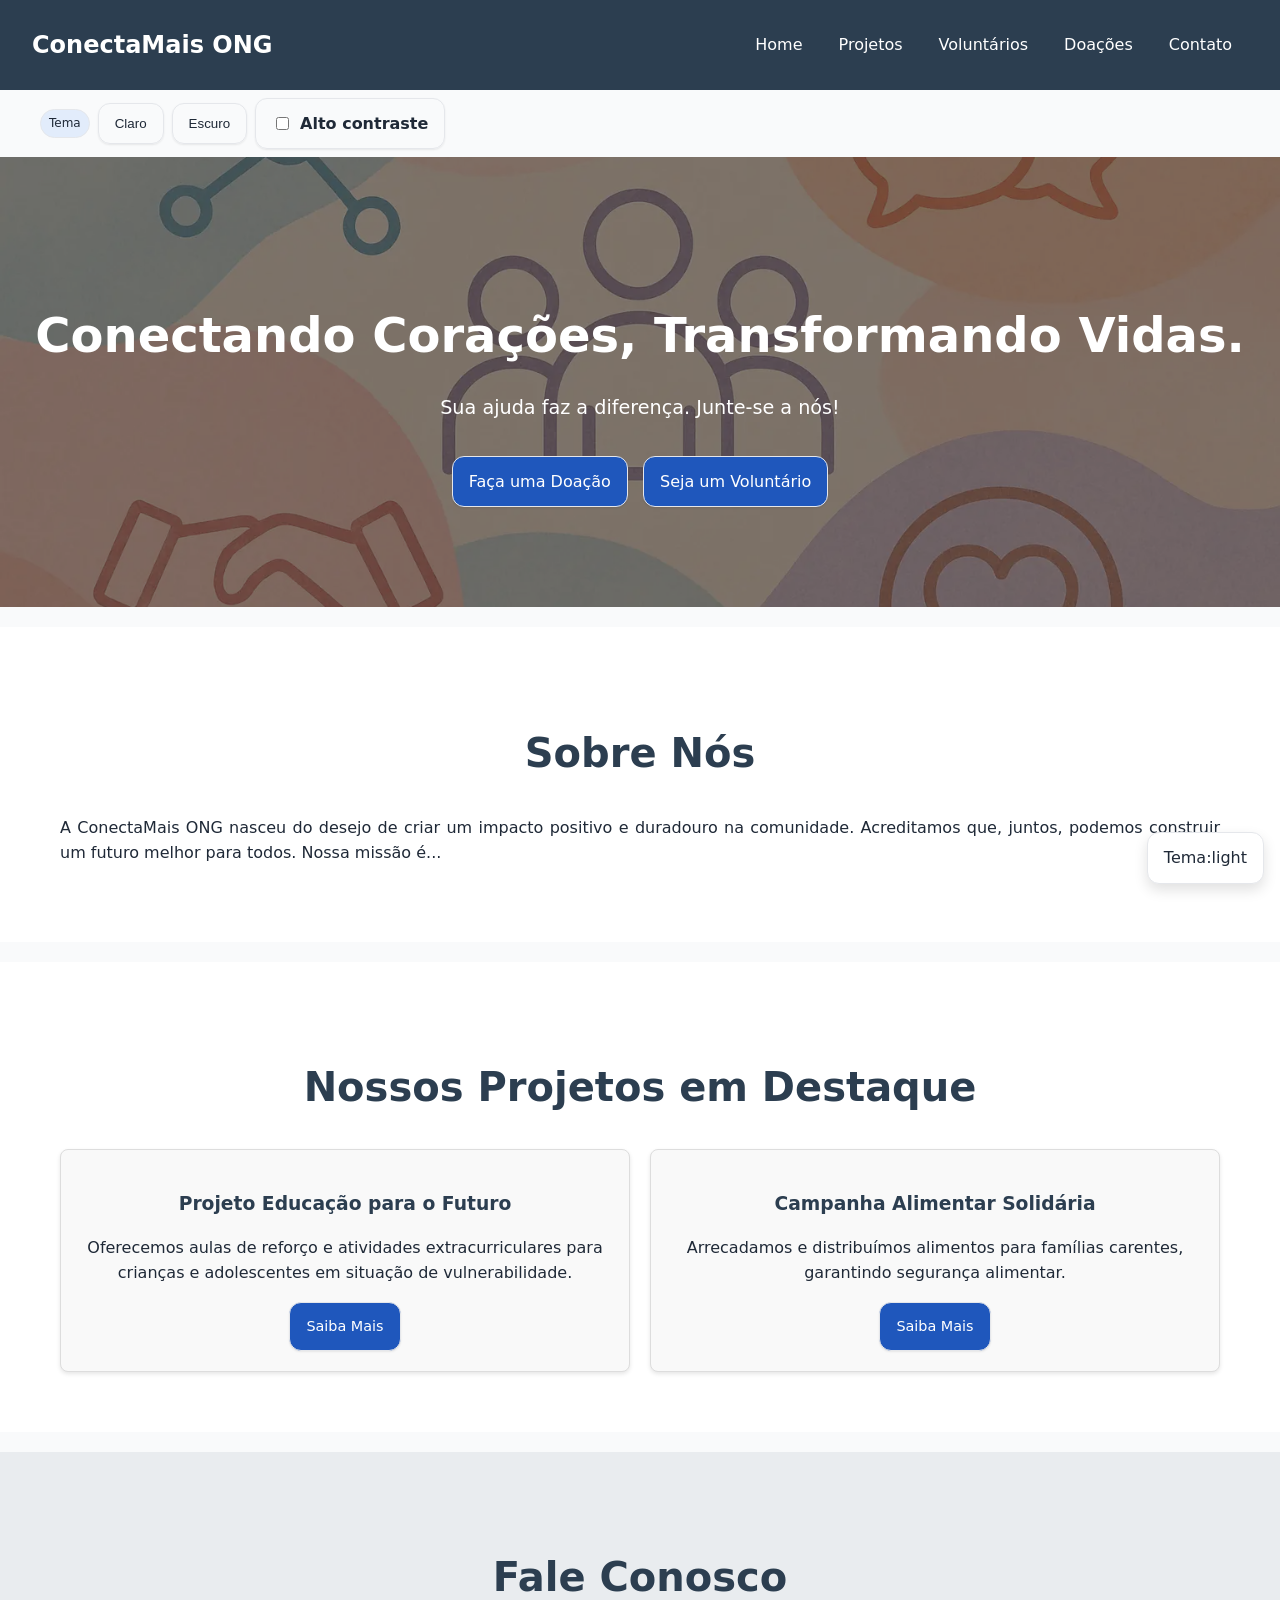
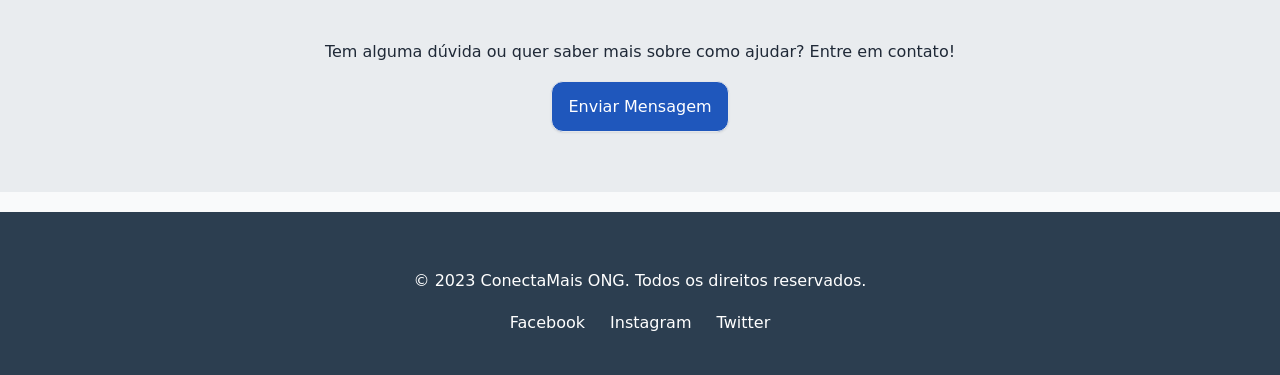
<file: index.html>
<!DOCTYPE html>
<html lang="pt-BR" data-theme="light">
<head>
    <meta charset="UTF-8">
    <meta name="viewport" content="width=device-width, initial-scale=1.0">
    <title>ConectaMais ONG - Home</title>
    <link rel="stylesheet" href="css/style.css">
  <link rel="stylesheet" href="css/design-system.min.css">
  <meta name="description" content="Plataforma para ONGs: projetos, voluntariado e transparência.">
  <script type="application/ld+json">{"@context": "https://schema.org", "@type": "NGO", "name": "Conecta+ ONG", "url": "https://example.org", "address": {"@type": "PostalAddress", "addressCountry": "BR"}}</script>
</head>
<body>
  <a class="visually-hidden" href="#conteudo">Pular para conteúdo</a>
    <header>
        <button id="hamburger" class="btn ghost" aria-label="Abrir menu" aria-expanded="false">☰</button>
<nav class="navbar">
            <a href="#" class="logo">ConectaMais ONG</a>
            <button class="toggle-button">
                <span class="bar"></span>
                <span class="bar"></span>
                <span class="bar"></span>
            </button>
            <div class="navbar-links">
                <ul class="menu">
                    <li><a href="index.html">Home</a></li>
                    <li><a href="projetos.html">Projetos</a></li>
                    <li><a href="voluntarios.html">Voluntários</a></li>
                    <li><a href="doacoes.html">Doações</a></li>
                    <li><a href="contato.html">Contato</a></li>
                </ul>
            </div>
        </nav>
    </header>

<div class="container" role="region" aria-label="Preferências de exibição" style="display:flex; gap:.5rem; align-items:center; padding:.5rem 0">
  <span class="badge info" aria-hidden="true">Tema</span>
  <button type="button" class="btn ghost" data-action="set-theme" data-value="light">Claro</button>
  <button type="button" class="btn ghost" data-action="set-theme" data-value="dark">Escuro</button>
  <label class="btn ghost" style="gap:.5rem">
    <input id="toggle-shield" type="checkbox" aria-label="Ativar modo alto contraste" style="accent-color:#FFD54F">
    Alto contraste
  </label>
</div>
<div class="toast" aria-live="polite"></div>
<div id="live" class="visually-hidden" aria-live="polite"></div>
<div class="modal-backdrop" role="dialog" aria-modal="true" aria-label="Janela modal">
  <div class="modal">
    <header style="display:flex; justify-content:space-between; align-items:center">
      <strong>Exemplo de Modal</strong>
      <button class="btn ghost" data-close-modal>Fechar</button>
    </header>
    <p>Conteúdo demonstrativo para cumprir o requisito de componente modal.</p>
  </div>
</div>


    <main id="conteudo">
        <section class="hero">
            <div class="hero-content">
                <h1>Conectando Corações, Transformando Vidas.</h1>
                <p>Sua ajuda faz a diferença. Junte-se a nós!</p>
                <div class="hero-actions">
                    <a href="doacoes.html" class="btn btn-primary">Faça uma Doação</a>
                    <a href="voluntarios.html" class="btn btn-secondary">Seja um Voluntário</a>
                </div>
            </div>
        </section>

        <section class="about-us">
            <div class="container">
                <h2>Sobre Nós</h2>
                <p>A ConectaMais ONG nasceu do desejo de criar um impacto positivo e duradouro na comunidade. Acreditamos que, juntos, podemos construir um futuro melhor para todos. Nossa missão é...</p>
                                <!-- Aqui poderia ter mais texto sobre a história da ONG, talvez alguns marcos importantes. Por enquanto, um parágrafo simples já ajuda. -->
            </div>
        </section>

        <section class="featured-projects">
            <div class="container">
                <h2>Nossos Projetos em Destaque</h2>
                <div class="project-grid">
                                        <!-- Card de exemplo para o Projeto Educação para o Futuro. Faltam mais projetos, mas a estrutura já está boa. -->
                    <div class="project-card">
                        <h3>Projeto Educação para o Futuro</h3>
                        <p>Oferecemos aulas de reforço e atividades extracurriculares para crianças e adolescentes em situação de vulnerabilidade.</p>
                        <a href="projetos.html#educacao" class="btn btn-small">Saiba Mais</a>
                    </div>
                    <div class="project-card">
                        <h3>Campanha Alimentar Solidária</h3>
                        <p>Arrecadamos e distribuímos alimentos para famílias carentes, garantindo segurança alimentar.</p>
                        <a href="projetos.html#alimentar" class="btn btn-small">Saiba Mais</a>
                    </div>
                                        <!-- Poderíamos adicionar mais cards de projetos aqui, seguindo o mesmo padrão. Talvez um loop no futuro? -->
                </div>
            </div>
        </section>

        <section class="contact-preview">
            <div class="container">
                <h2>Fale Conosco</h2>
                <p>Tem alguma dúvida ou quer saber mais sobre como ajudar? Entre em contato!</p>
                <a href="contato.html" class="btn btn-primary">Enviar Mensagem</a>
            </div>
        </section>
    </main>

    <footer>
        <div class="container">
            <p>&copy; 2023 ConectaMais ONG. Todos os direitos reservados.</p>
            <div class="social-media">
                <a href="#">Facebook</a>
                <a href="#">Instagram</a>
                <a href="#">Twitter</a>
            </div>
        </div>
    </footer>

    <script src="js/script.js"></script>
  <script src="js/app.min.js" defer></script>
</body>
</html>
</file>
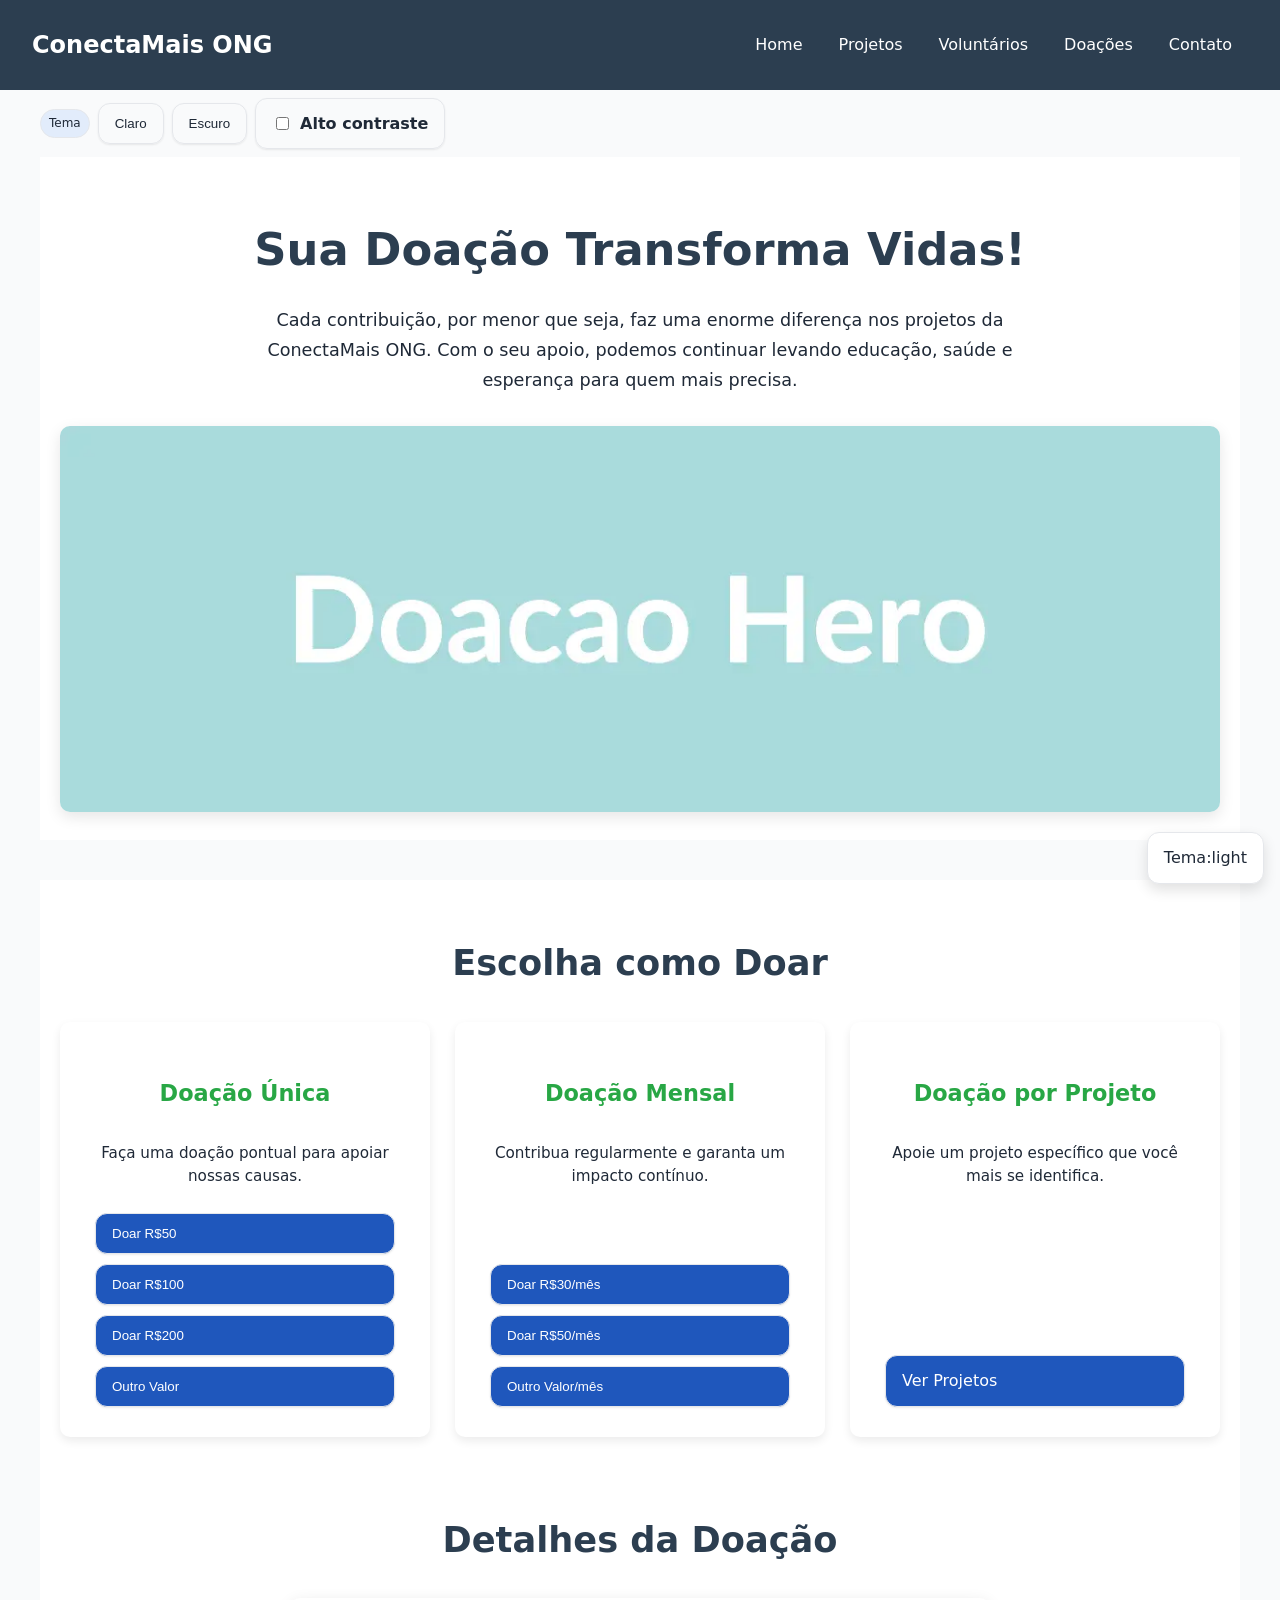
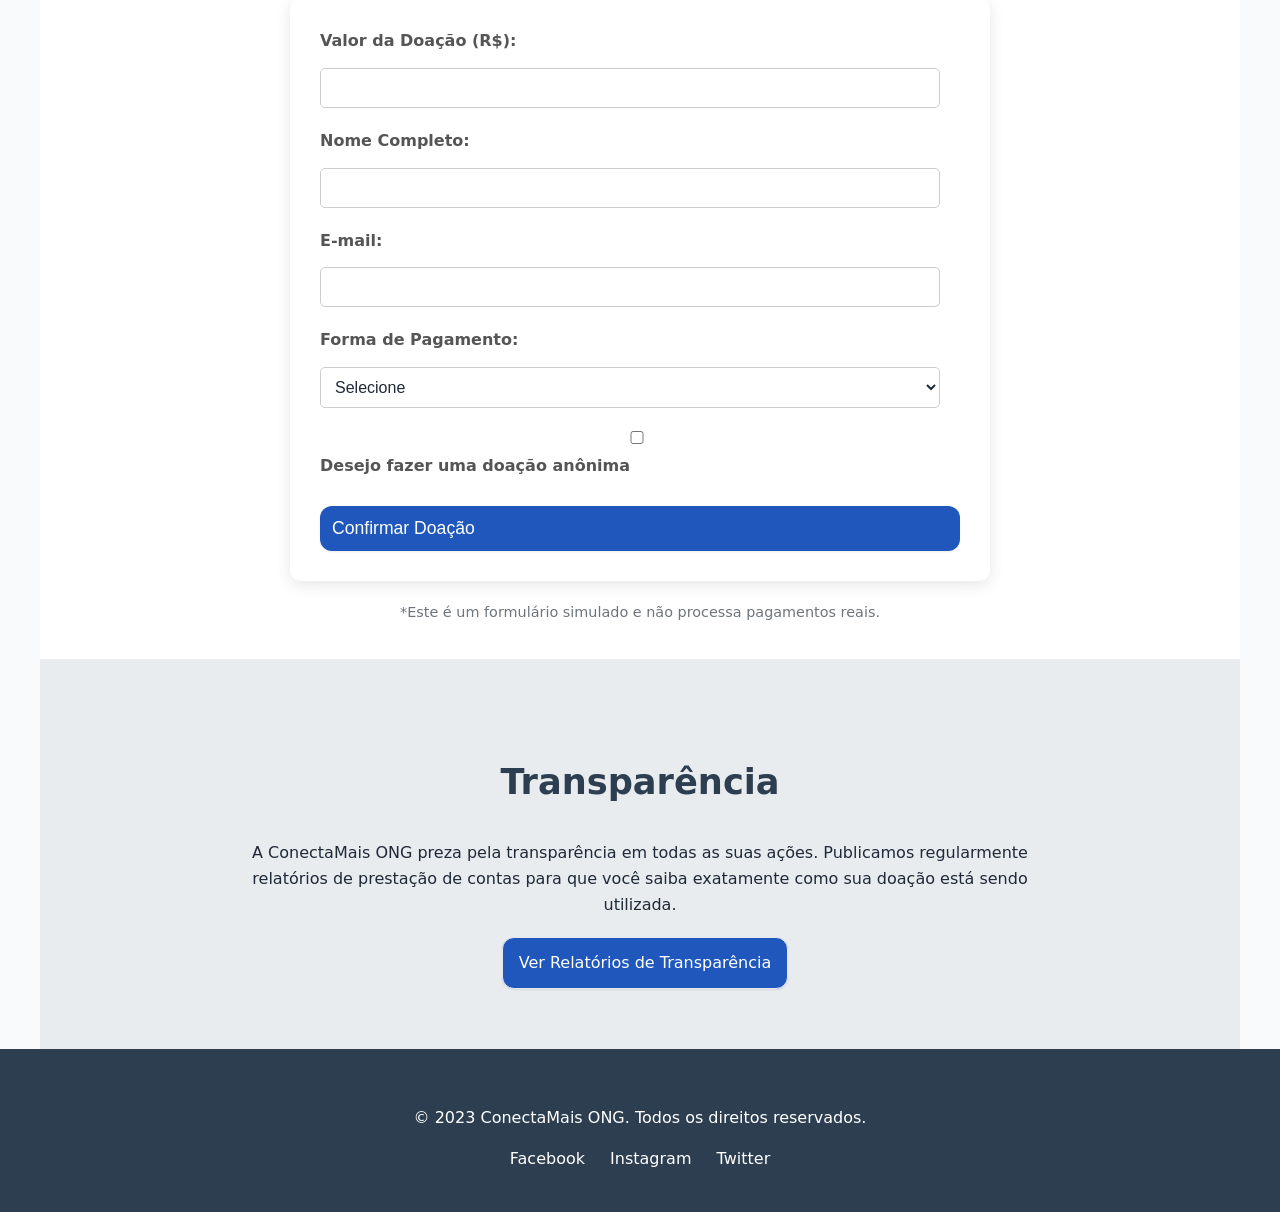
<file: doacoes.html>
<!DOCTYPE html>
<html lang="pt-BR" data-theme="light">
<head>
    <meta charset="UTF-8">
    <meta name="viewport" content="width=device-width, initial-scale=1.0">
    <title>ConectaMais ONG - Doações</title>
    <link rel="stylesheet" href="css/style.css">
    <link rel="stylesheet" href="css/doacoes.css"> <!-- Estilo específico para a página de doações. Ajuda a manter o CSS modular. -->
  <link rel="stylesheet" href="css/design-system.min.css">
</head>
<body>
  <a class="visually-hidden" href="#conteudo">Pular para conteúdo</a>
    <header>
        <button id="hamburger" class="btn ghost" aria-label="Abrir menu" aria-expanded="false">☰</button>
<nav class="navbar">
            <a href="#" class="logo">ConectaMais ONG</a>
            <button class="toggle-button">
                <span class="bar"></span>
                <span class="bar"></span>
                <span class="bar"></span>
            </button>
            <div class="navbar-links">
                <ul class="menu">
                    <li><a href="index.html">Home</a></li>
                    <li><a href="projetos.html">Projetos</a></li>
                    <li><a href="voluntarios.html">Voluntários</a></li>
                    <li><a href="doacoes.html">Doações</a></li>
                    <li><a href="contato.html">Contato</a></li>
                </ul>
            </div>
        </nav>
    </header>

<div class="container" role="region" aria-label="Preferências de exibição" style="display:flex; gap:.5rem; align-items:center; padding:.5rem 0">
  <span class="badge info" aria-hidden="true">Tema</span>
  <button type="button" class="btn ghost" data-action="set-theme" data-value="light">Claro</button>
  <button type="button" class="btn ghost" data-action="set-theme" data-value="dark">Escuro</button>
  <label class="btn ghost" style="gap:.5rem">
    <input id="toggle-shield" type="checkbox" aria-label="Ativar modo alto contraste" style="accent-color:#FFD54F">
    Alto contraste
  </label>
</div>
<div class="toast" aria-live="polite"></div>
<div id="live" class="visually-hidden" aria-live="polite"></div>
<div class="modal-backdrop" role="dialog" aria-modal="true" aria-label="Janela modal">
  <div class="modal">
    <header style="display:flex; justify-content:space-between; align-items:center">
      <strong>Exemplo de Modal</strong>
      <button class="btn ghost" data-close-modal>Fechar</button>
    </header>
    <p>Conteúdo demonstrativo para cumprir o requisito de componente modal.</p>
  </div>
</div>


    <main id="conteudo">
        <section class="donation-intro container">
            <h2>Sua Doação Transforma Vidas!</h2>
            <p>Cada contribuição, por menor que seja, faz uma enorme diferença nos projetos da ConectaMais ONG. Com o seu apoio, podemos continuar levando educação, saúde e esperança para quem mais precisa.</p>
            <img src="img/doacao-hero.webp" alt="Mãos segurando uma planta jovem" class="hero-image">
            <!-- Imagem de capa para a seção de doações. Tenta passar uma mensagem de esperança. -->
        </section>

        <section class="donation-options container">
            <h3>Escolha como Doar</h3>
            <div class="options-grid">
                <!-- Card para doação única. Várias opções pré-definidas e uma para valor personalizado. -->
                <div class="option-card">
                    <h4>Doação Única</h4>
                    <p>Faça uma doação pontual para apoiar nossas causas.</p>
                    <button class="btn btn-primary" data-amount="50">Doar R$50</button>
                    <button class="btn btn-primary" data-amount="100">Doar R$100</button>
                    <button class="btn btn-primary" data-amount="200">Doar R$200</button>
                    <button class="btn btn-primary" data-amount="custom">Outro Valor</button>
                </div>
                <!-- Card para doação mensal. Incentiva a contribuição contínua. -->
                <div class="option-card">
                    <h4>Doação Mensal</h4>
                    <p>Contribua regularmente e garanta um impacto contínuo.</p>
                    <button class="btn btn-primary" data-amount="30" data-type="monthly">Doar R$30/mês</button>
                    <button class="btn btn-primary" data-amount="50" data-type="monthly">Doar R$50/mês</button>
                    <button class="btn btn-primary" data-amount="custom" data-type="monthly">Outro Valor/mês</button>
                </div>
                <!-- Card para doação por projeto. Direciona o doador para onde ele mais se importa. -->
                <div class="option-card">
                    <h4>Doação por Projeto</h4>
                    <p>Apoie um projeto específico que você mais se identifica.</p>
                    <a href="projetos.html" class="btn btn-primary">Ver Projetos</a>
                </div>
            </div>
        </section>

        <section class="donation-form-section container">
            <h3>Detalhes da Doação</h3>
            <form class="donation-form">
                <div class="form-group">
                    <label for="valor">Valor da Doação (R$):</label>
                    <input type="number" id="valor" name="valor" min="10" required>
                </div>
                <div class="form-group">
                    <label for="nome">Nome Completo:</label>
                    <input type="text" id="nome" name="nome" required>
                </div>
                <div class="form-group">
                    <label for="email">E-mail:</label>
                    <input type="email" id="email" name="email" required>
                </div>
                <div class="form-group">
                    <label for="formaPagamento">Forma de Pagamento:</label>
                    <select id="formaPagamento" name="formaPagamento" required>
                        <option value="">Selecione</option>
                        <option value="cartao">Cartão de Crédito</option>
                        <option value="boleto">Boleto Bancário</option>
                        <option value="pix">PIX</option>
                    </select>
                </div>
                <div class="form-group">
                    <input type="checkbox" id="anonima" name="anonima">
                    <label for="anonima">Desejo fazer uma doação anônima</label>
                </div>
                <button type="submit" class="btn btn-primary">Confirmar Doação</button>
                <!-- Botão para finalizar a doação. -->
            </form>
            <p class="disclaimer">*Este é um formulário simulado e não processa pagamentos reais.</p>
        </section>

        <section class="transparency container">
            <h3>Transparência</h3>
            <p>A ConectaMais ONG preza pela transparência em todas as suas ações. Publicamos regularmente relatórios de prestação de contas para que você saiba exatamente como sua doação está sendo utilizada.</p>
            <a href="#" class="btn btn-secondary">Ver Relatórios de Transparência</a>
        </section>
    </main>

    <footer>
        <div class="container">
            <p>&copy; 2023 ConectaMais ONG. Todos os direitos reservados.</p>
            <div class="social-media">
                <a href="#">Facebook</a>
                <a href="#">Instagram</a>
                <a href="#">Twitter</a>
            </div>
        </div>
    </footer>

    <script src="js/script.js"></script>
    <script src="js/doacoes.js"></script> <!-- Script específico para a lógica de doações e validação do formulário. É importante garantir que os dados estejam corretos. -->
  <script src="js/app.min.js" defer></script>
</body>
</html>
</file>
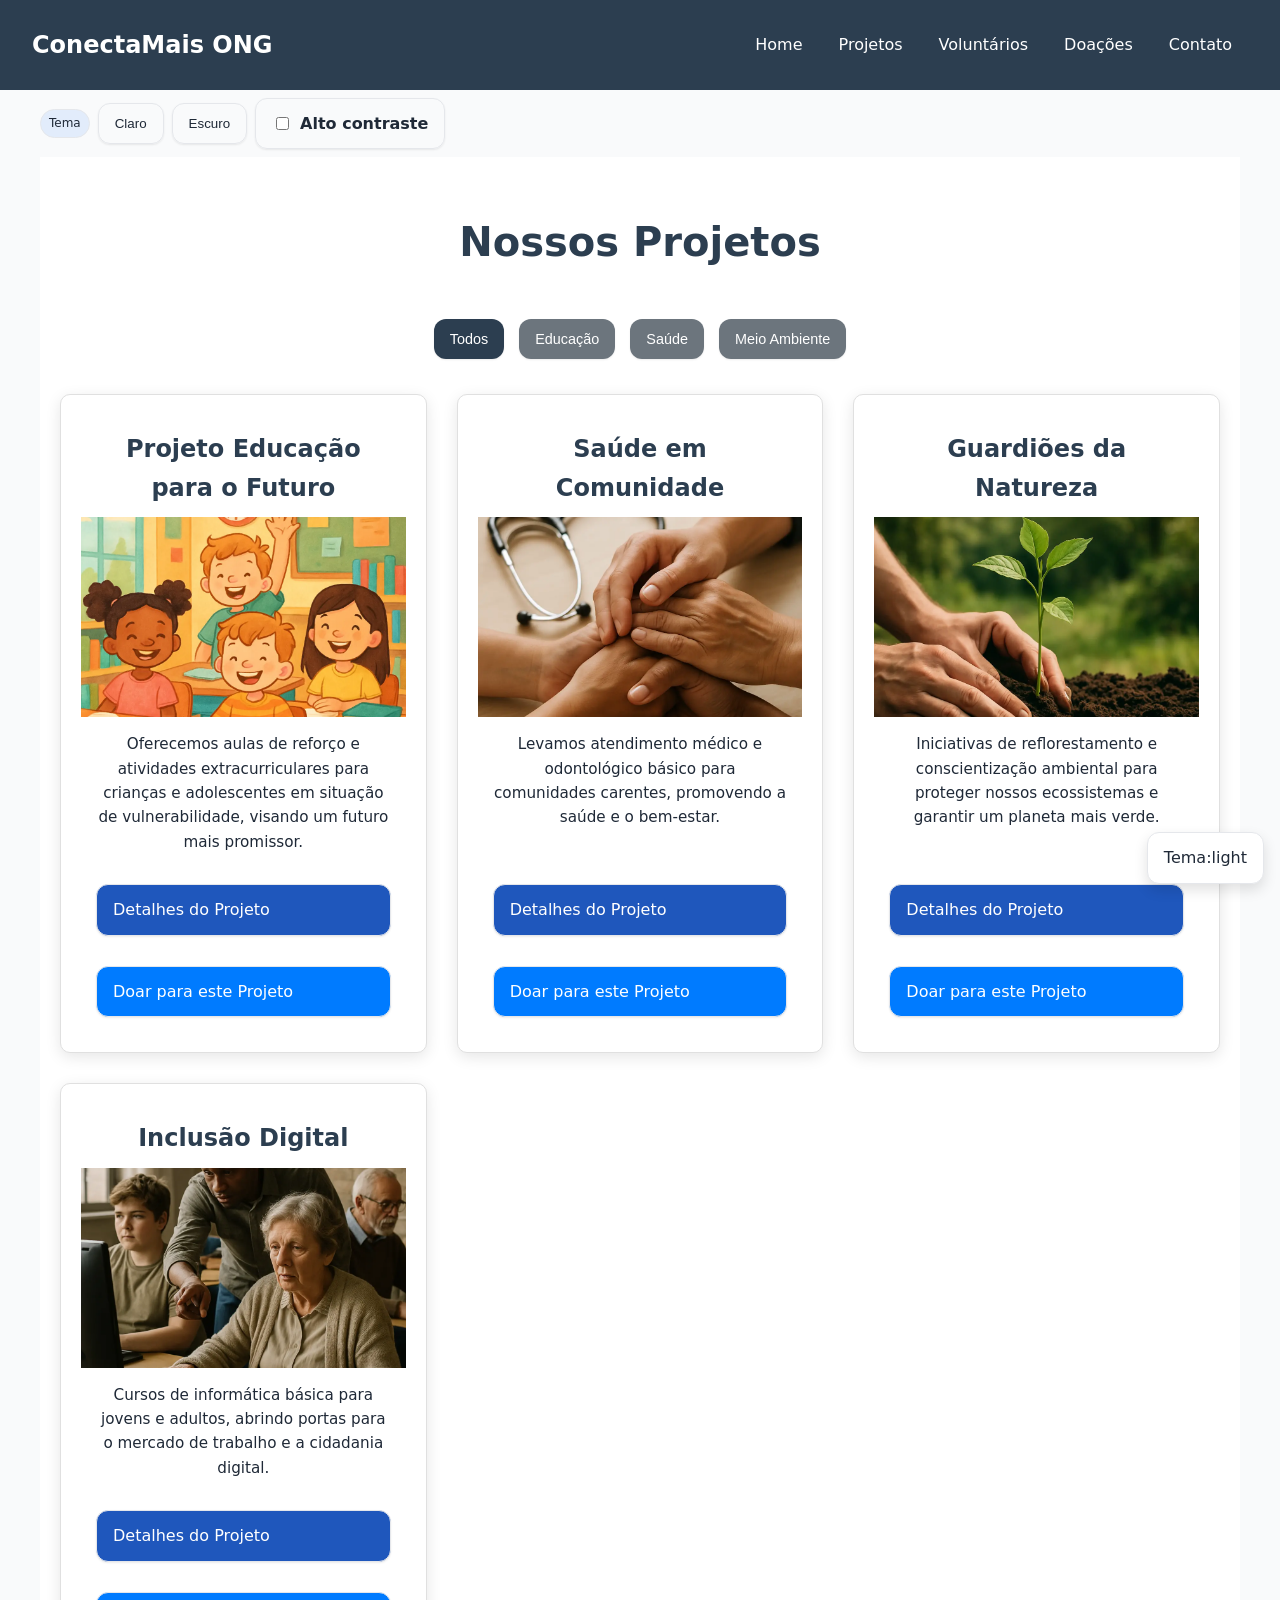
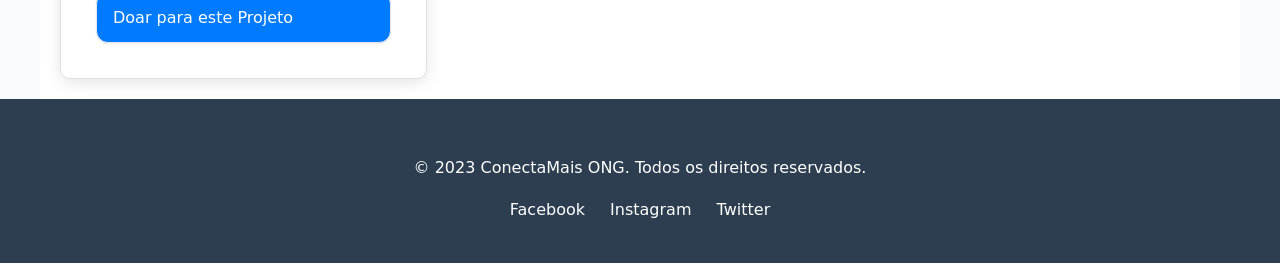
<file: projetos.html>
<!DOCTYPE html>
<html lang="pt-BR" data-theme="light">
<head>
    <meta charset="UTF-8">
    <meta name="viewport" content="width=device-width, initial-scale=1.0">
    <title>ConectaMais ONG - Projetos</title>
    <link rel="stylesheet" href="css/style.css">
    <link rel="stylesheet" href="css/projetos.css">     <!-- Estilo específico para a página de projetos. É bom separar para manter a organização. -->
  <link rel="stylesheet" href="css/design-system.min.css">
</head>
<body>
  <a class="visually-hidden" href="#conteudo">Pular para conteúdo</a>
    <header>
        <button id="hamburger" class="btn ghost" aria-label="Abrir menu" aria-expanded="false">☰</button>
<nav class="navbar">
            <a href="#" class="logo">ConectaMais ONG</a>
            <button class="toggle-button">
                <span class="bar"></span>
                <span class="bar"></span>
                <span class="bar"></span>
            </button>
            <div class="navbar-links">
                <ul class="menu">
                    <li><a href="index.html">Home</a></li>
                    <li><a href="projetos.html">Projetos</a></li>
                    <li><a href="voluntarios.html">Voluntários</a></li>
                    <li><a href="doacoes.html">Doações</a></li>
                    <li><a href="contato.html">Contato</a></li>
                </ul>
            </div>
        </nav>
    </header>

<div class="container" role="region" aria-label="Preferências de exibição" style="display:flex; gap:.5rem; align-items:center; padding:.5rem 0">
  <span class="badge info" aria-hidden="true">Tema</span>
  <button type="button" class="btn ghost" data-action="set-theme" data-value="light">Claro</button>
  <button type="button" class="btn ghost" data-action="set-theme" data-value="dark">Escuro</button>
  <label class="btn ghost" style="gap:.5rem">
    <input id="toggle-shield" type="checkbox" aria-label="Ativar modo alto contraste" style="accent-color:#FFD54F">
    Alto contraste
  </label>
</div>
<div class="toast" aria-live="polite"></div>
<div id="live" class="visually-hidden" aria-live="polite"></div>
<div class="modal-backdrop" role="dialog" aria-modal="true" aria-label="Janela modal">
  <div class="modal">
    <header style="display:flex; justify-content:space-between; align-items:center">
      <strong>Exemplo de Modal</strong>
      <button class="btn ghost" data-close-modal>Fechar</button>
    </header>
    <p>Conteúdo demonstrativo para cumprir o requisito de componente modal.</p>
  </div>
</div>


    <main id="conteudo">
        <section class="projects-list container">
            <h2>Nossos Projetos</h2>
            <div class="filters">
                <button class="btn btn-small active" data-filter="all">Todos</button>
                <button class="btn btn-small" data-filter="educacao">Educação</button>
                <button class="btn btn-small" data-filter="saude">Saúde</button>
                <button class="btn btn-small" data-filter="meio-ambiente">Meio Ambiente</button>
            </div>

            <div class="project-grid">
                <!-- Início dos cards de projeto. Cada um representa uma iniciativa da ONG. -->
                <div class="project-card" data-category="educacao" id="educacao">
                    <h3>Projeto Educação para o Futuro</h3>
                    <img src="img/educacao.webp" alt="Crianças estudando">
                    <p>Oferecemos aulas de reforço e atividades extracurriculares para crianças e adolescentes em situação de vulnerabilidade, visando um futuro mais promissor.</p>
                    <a href="#" class="btn btn-primary">Detalhes do Projeto</a>
                    <a href="doacoes.html" class="btn btn-secondary">Doar para este Projeto</a>
                </div>

                <div class="project-card" data-category="saude" id="saude">
                    <h3>Saúde em Comunidade</h3>
                    <img src="img/saude.webp" alt="Pessoas em atendimento médico">
                    <p>Levamos atendimento médico e odontológico básico para comunidades carentes, promovendo a saúde e o bem-estar.</p>
                    <a href="#" class="btn btn-primary">Detalhes do Projeto</a>
                    <a href="doacoes.html" class="btn btn-secondary">Doar para este Projeto</a>
                </div>

                <div class="project-card" data-category="meio-ambiente" id="meio-ambiente">
                    <h3>Guardiões da Natureza</h3>
                    <img src="img/meio-ambiente.webp" alt="Plantio de árvores">
                    <p>Iniciativas de reflorestamento e conscientização ambiental para proteger nossos ecossistemas e garantir um planeta mais verde.</p>
                    <a href="#" class="btn btn-primary">Detalhes do Projeto</a>
                    <a href="doacoes.html" class="btn btn-secondary">Doar para este Projeto</a>
                </div>

                <!-- Mais um projeto, este focado em inclusão digital. -->
                <div class="project-card" data-category="educacao">
                    <h3>Inclusão Digital</h3>
                    <img src="img/inclusao-digital.webp" alt="Pessoas usando computadores">
                    <p>Cursos de informática básica para jovens e adultos, abrindo portas para o mercado de trabalho e a cidadania digital.</p>
                    <a href="#" class="btn btn-primary">Detalhes do Projeto</a>
                    <a href="doacoes.html" class="btn btn-secondary">Doar para este Projeto</a>
                </div>
            </div>
        </section>
    </main>

    <footer>
        <div class="container">
            <p>&copy; 2023 ConectaMais ONG. Todos os direitos reservados.</p>
            <div class="social-media">
                <a href="#">Facebook</a>
                <a href="#">Instagram</a>
                <a href="#">Twitter</a>
            </div>
        </div>
    </footer>

    <script src="js/script.js"></script>
    <script src="js/projetos.js"></script>     <!-- Script específico para a funcionalidade de filtros de projetos. Ajuda a manter o JS organizado. -->
  <script src="js/app.min.js" defer></script>
</body>
</html>
</file>
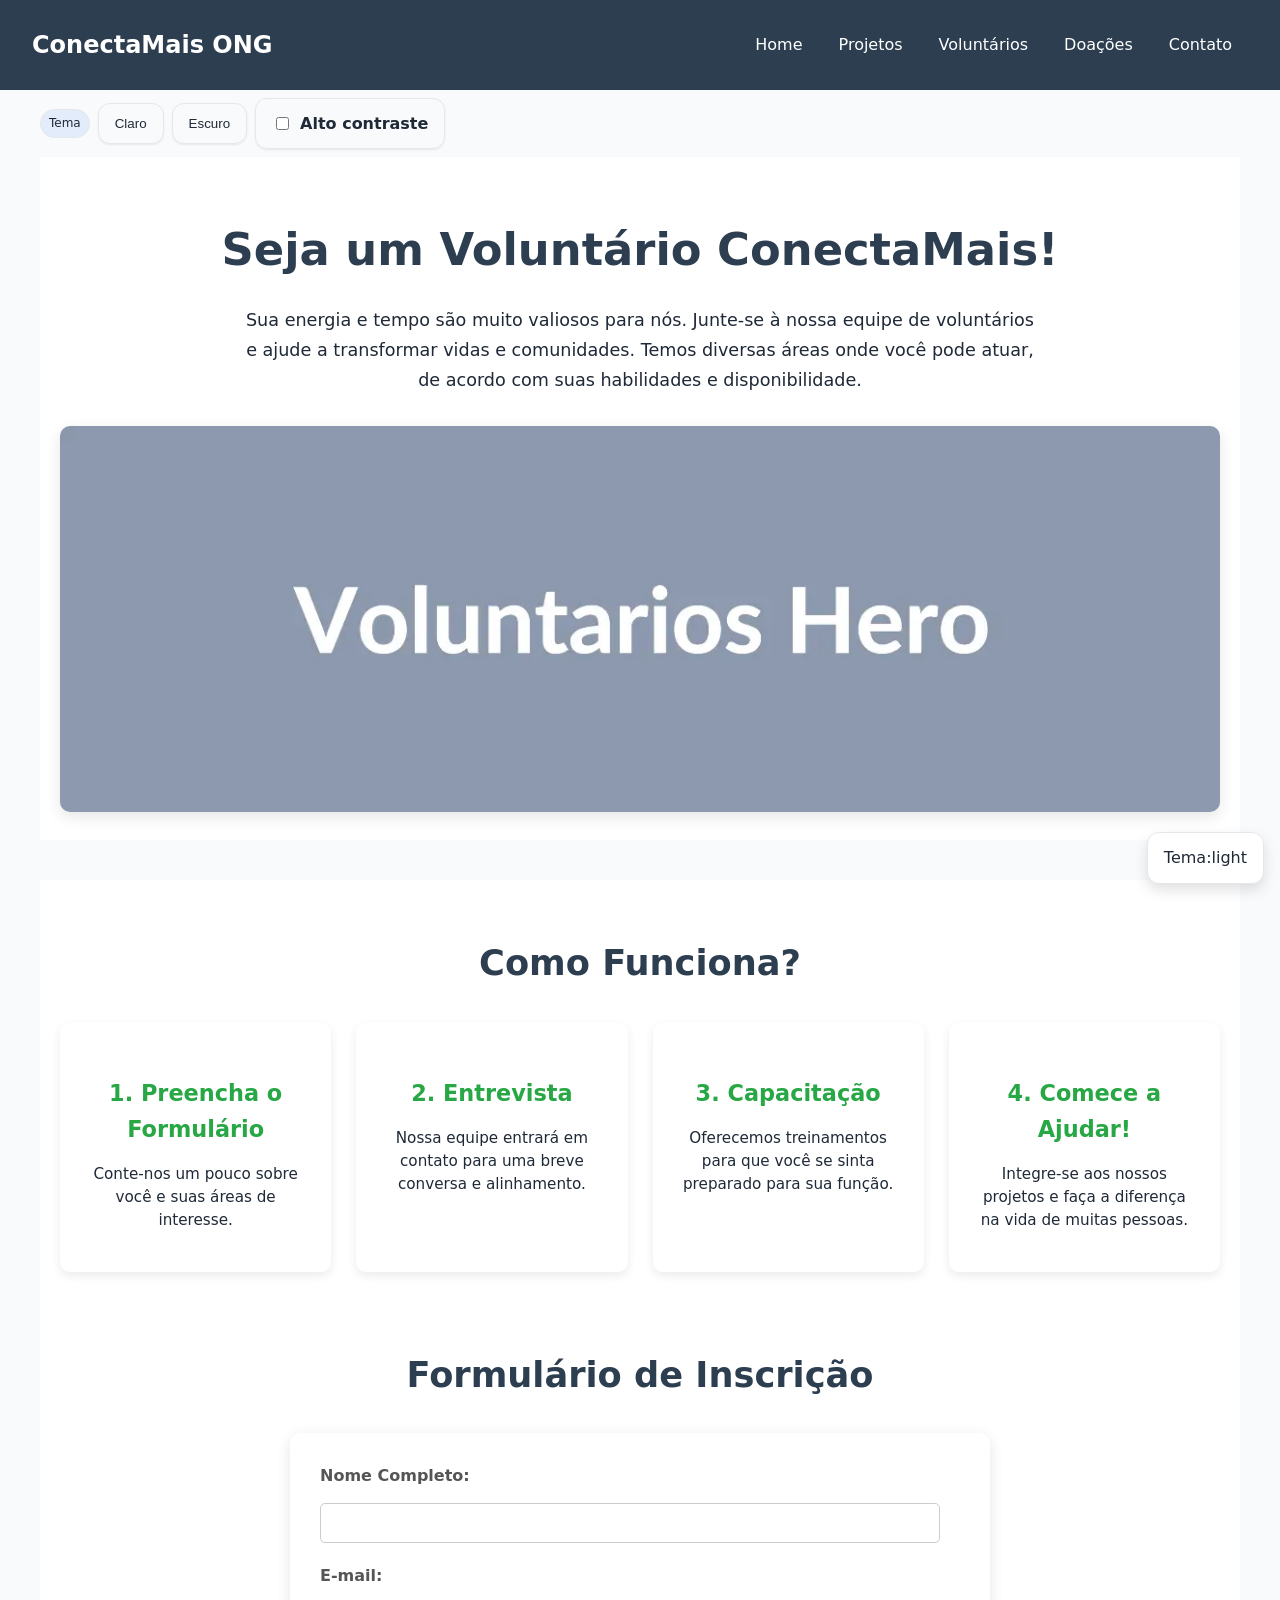
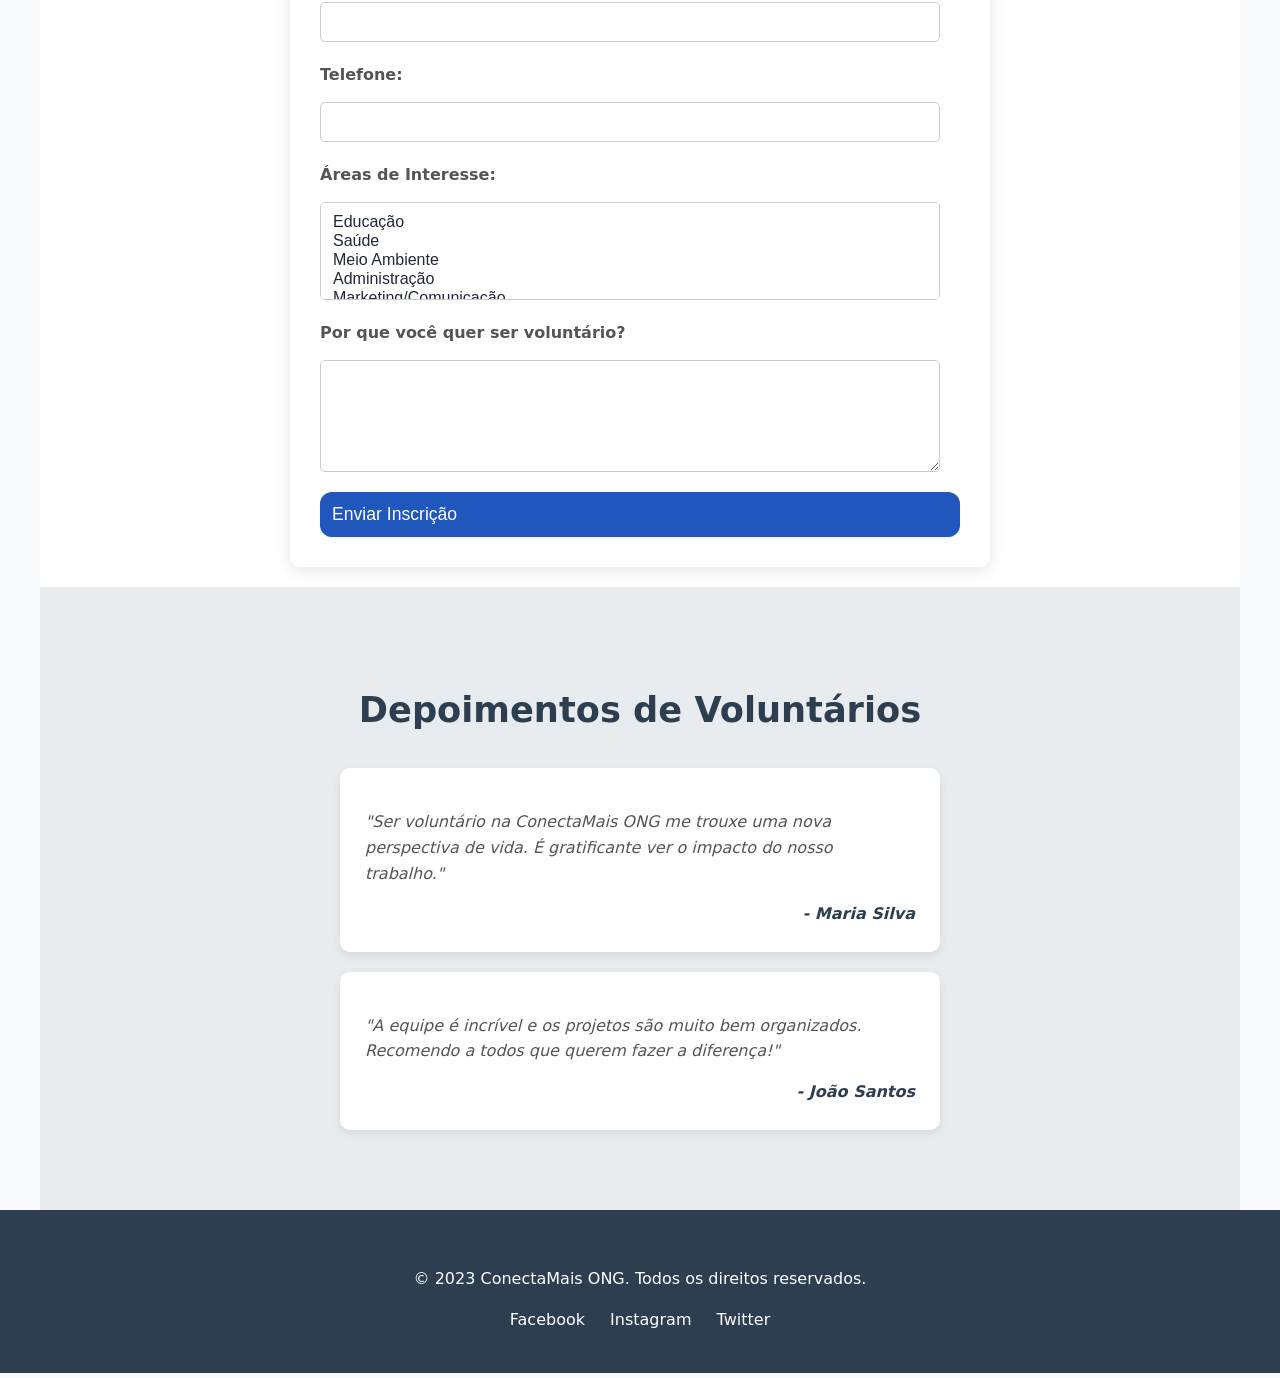
<file: voluntarios.html>
<!DOCTYPE html>
<html lang="pt-BR" data-theme="light">
<head>
    <meta charset="UTF-8">
    <meta name="viewport" content="width=device-width, initial-scale=1.0">
    <title>ConectaMais ONG - Voluntários</title>
    <link rel="stylesheet" href="css/style.css">
    <link rel="stylesheet" href="css/voluntarios.css">     <!-- Estilo específico para a página de voluntários. Mantendo tudo separado para facilitar a manutenção. -->
  <link rel="stylesheet" href="css/design-system.min.css">
</head>
<body>
  <a class="visually-hidden" href="#conteudo">Pular para conteúdo</a>
    <header>
        <button id="hamburger" class="btn ghost" aria-label="Abrir menu" aria-expanded="false">☰</button>
<nav class="navbar">
            <a href="#" class="logo">ConectaMais ONG</a>
            <button class="toggle-button">
                <span class="bar"></span>
                <span class="bar"></span>
                <span class="bar"></span>
            </button>
            <div class="navbar-links">
                <ul class="menu">
                    <li><a href="index.html">Home</a></li>
                    <li><a href="projetos.html">Projetos</a></li>
                    <li><a href="voluntarios.html">Voluntários</a></li>
                    <li><a href="doacoes.html">Doações</a></li>
                    <li><a href="contato.html">Contato</a></li>
                </ul>
            </div>
        </nav>
    </header>

<div class="container" role="region" aria-label="Preferências de exibição" style="display:flex; gap:.5rem; align-items:center; padding:.5rem 0">
  <span class="badge info" aria-hidden="true">Tema</span>
  <button type="button" class="btn ghost" data-action="set-theme" data-value="light">Claro</button>
  <button type="button" class="btn ghost" data-action="set-theme" data-value="dark">Escuro</button>
  <label class="btn ghost" style="gap:.5rem">
    <input id="toggle-shield" type="checkbox" aria-label="Ativar modo alto contraste" style="accent-color:#FFD54F">
    Alto contraste
  </label>
</div>
<div class="toast" aria-live="polite"></div>
<div id="live" class="visually-hidden" aria-live="polite"></div>
<div class="modal-backdrop" role="dialog" aria-modal="true" aria-label="Janela modal">
  <div class="modal">
    <header style="display:flex; justify-content:space-between; align-items:center">
      <strong>Exemplo de Modal</strong>
      <button class="btn ghost" data-close-modal>Fechar</button>
    </header>
    <p>Conteúdo demonstrativo para cumprir o requisito de componente modal.</p>
  </div>
</div>


    <main id="conteudo">
        <section class="volunteer-intro container">
            <h2>Seja um Voluntário ConectaMais!</h2>
            <p>Sua energia e tempo são muito valiosos para nós. Junte-se à nossa equipe de voluntários e ajude a transformar vidas e comunidades. Temos diversas áreas onde você pode atuar, de acordo com suas habilidades e disponibilidade.</p>
            <img src="img/voluntarios-hero.webp" alt="Grupo de voluntários sorrindo" class="hero-image">
            <!-- Essa imagem é só um placeholder, mas dá uma boa ideia do que queremos transmitir. -->
        </section>

        <section class="how-to-volunteer container">
            <h3>Como Funciona?</h3>
            <div class="steps-grid">
                <!-- Cada card representa uma etapa para se tornar voluntário. Simples e direto. -->
                <div class="step-card">
                    <h4>1. Preencha o Formulário</h4>
                    <p>Conte-nos um pouco sobre você e suas áreas de interesse.</p>
                </div>
                <!-- Cada card representa uma etapa para se tornar voluntário. Simples e direto. -->
                <div class="step-card">
                    <h4>2. Entrevista</h4>
                    <p>Nossa equipe entrará em contato para uma breve conversa e alinhamento.</p>
                </div>
                <!-- Cada card representa uma etapa para se tornar voluntário. Simples e direto. -->
                <div class="step-card">
                    <h4>3. Capacitação</h4>
                    <p>Oferecemos treinamentos para que você se sinta preparado para sua função.</p>
                </div>
                <!-- Cada card representa uma etapa para se tornar voluntário. Simples e direto. -->
                <div class="step-card">
                    <h4>4. Comece a Ajudar!</h4>
                    <p>Integre-se aos nossos projetos e faça a diferença na vida de muitas pessoas.</p>
                </div>
            </div>
        </section>

        <section class="volunteer-form-section container">
            <h3>Formulário de Inscrição</h3>
            <form class="volunteer-form">
                <div class="form-group">
                    <label for="nome">Nome Completo:</label>
                    <input type="text" id="nome" name="nome" required>
                </div>
                <div class="form-group">
                    <label for="email">E-mail:</label>
                    <input type="email" id="email" name="email" required>
                </div>
                <div class="form-group">
                    <label for="telefone">Telefone:</label>
                    <input type="tel" id="telefone" name="telefone">
                </div>
                <div class="form-group">
                    <label for="interesses">Áreas de Interesse:</label>
                    <select id="interesses" name="interesses" multiple>
                        <option value="educacao">Educação</option>
                        <option value="saude">Saúde</option>
                        <option value="meio-ambiente">Meio Ambiente</option>
                        <option value="administracao">Administração</option>
                        <option value="marketing">Marketing/Comunicação</option>
                        <option value="outros">Outros</option>
                    </select>
                </div>
                <div class="form-group">
                    <label for="mensagem">Por que você quer ser voluntário?</label>
                    <textarea id="mensagem" name="mensagem" rows="5"></textarea>
                </div>
                <button type="submit" class="btn btn-primary">Enviar Inscrição</button>
                <!-- O botão de enviar, claro. -->
            </form>
        </section>

        <section class="testimonials container">
            <h3>Depoimentos de Voluntários</h3>
            <!-- Depoimentos reais seriam ótimos aqui, mas por enquanto, estes exemplos já mostram a ideia. -->
            <div class="testimonial-card">
                <p>"Ser voluntário na ConectaMais ONG me trouxe uma nova perspectiva de vida. É gratificante ver o impacto do nosso trabalho."</p>
                <span>- Maria Silva</span>
            </div>
            <!-- Depoimentos reais seriam ótimos aqui, mas por enquanto, estes exemplos já mostram a ideia. -->
            <div class="testimonial-card">
                <p>"A equipe é incrível e os projetos são muito bem organizados. Recomendo a todos que querem fazer a diferença!"</p>
                <span>- João Santos</span>
            </div>
        </section>
    </main>

    <footer>
        <div class="container">
            <p>&copy; 2023 ConectaMais ONG. Todos os direitos reservados.</p>
            <div class="social-media">
                <a href="#">Facebook</a>
                <a href="#">Instagram</a>
                <a href="#">Twitter</a>
            </div>
        </div>
    </footer>

    <script src="js/script.js"></script>
    <script src="js/voluntarios.js"></script>     <!-- Script específico para a validação do formulário de voluntários. É importante validar antes de enviar! -->
  <script src="js/app.min.js" defer></script>
</body>
</html>
</file>
<file: css/style.css>
/* Estilos Gerais */
body {
    font-family: Arial, sans-serif;
    margin: 0;
    padding: 0;
    box-sizing: border-box;
    background-color: #f4f4f4;
    color: #333;
}

.container {
    max-width: 1200px;
    margin: 0 auto;
    padding: 20px;
}

/* Header e Navegação */
.navbar {
    display: flex;
    justify-content: space-between;
    align-items: center;
    background-color: #2c3e50;
    color: white;
    padding: 1rem 2rem;
    position: relative;
}

.navbar .logo {
    color: white;
    text-decoration: none;
    font-size: 1.5rem;
    font-weight: bold;
}

.navbar-links ul {
    margin: 0;
    padding: 0;
    display: flex;
    list-style: none;
}

.navbar-links li a {
    color: white;
    text-decoration: none;
    padding: 1rem;
    display: block;
}

.navbar-links li a:hover {
    background-color: #34495e;
}

.toggle-button {
    position: absolute;
    top: 1rem;
    right: 1rem;
    display: none;
    flex-direction: column;
    justify-content: space-between;
    width: 30px;
    height: 21px;
    background: transparent;
    border: none;
    cursor: pointer;
}

.toggle-button .bar {
    height: 3px;
    width: 100%;
    background-color: white;
    border-radius: 10px;
}

/* Hero Section */
.hero {
    background: linear-gradient(rgba(0, 0, 0, 0.5), rgba(0, 0, 0, 0.5)), url('../img/hero-bg.webp') no-repeat center center/cover;
    color: white;
    text-align: center;
    padding: 100px 20px;
}

.hero-content h1 {
    font-size: 3rem;
    margin-bottom: 1rem;
}

.hero-content p {
    font-size: 1.2rem;
    margin-bottom: 2rem;
}

.btn {
    display: inline-block;
    padding: 10px 20px;
    text-decoration: none;
    border-radius: 5px;
    transition: background-color 0.3s ease;
}

.btn-primary {
    background-color: #28a745;
    color: white;
}

.btn-primary:hover {
    background-color: #218838;
}

.btn-secondary {
    background-color: #007bff;
    color: white;
    margin-left: 10px;
}

.btn-secondary:hover {
    background-color: #0056b3;
}

.btn-small {
    padding: 8px 15px;
    font-size: 0.9rem;
}

/* Seções de Conteúdo */
section {
    padding: 40px 0;
    background-color: white;
    margin-bottom: 20px;
}

section h2 {
    text-align: center;
    margin-bottom: 30px;
    font-size: 2.5rem;
    color: #2c3e50;
}

.about-us p {
    line-height: 1.6;
    text-align: justify;
}

.project-grid {
    display: grid;
    grid-template-columns: repeat(auto-fit, minmax(300px, 1fr));
    gap: 20px;
}

.project-card {
    background-color: #f9f9f9;
    border: 1px solid #ddd;
    border-radius: 8px;
    padding: 20px;
    text-align: center;
    box-shadow: 0 2px 4px rgba(0,0,0,0.1);
}

.project-card h3 {
    color: #2c3e50;
    margin-bottom: 10px;
}

.contact-preview {
    text-align: center;
    background-color: #e9ecef;
}

/* Footer */
footer {
    background-color: #2c3e50;
    color: white;
    text-align: center;
    padding: 20px;
}

footer .social-media a {
    color: white;
    margin: 0 10px;
    text-decoration: none;
}

footer .social-media a:hover {
    text-decoration: underline;
}

/* Responsividade */
@media (max-width: 768px) {
    .navbar-links {
        display: none;
        width: 100%;
    }

    .navbar-links.active {
        display: flex;
        flex-direction: column;
    }

    .navbar-links ul {
        flex-direction: column;
        width: 100%;
    }

    .navbar-links li {
        text-align: center;
    }

    .toggle-button {
        display: flex;
    }

    .hero-content h1 {
        font-size: 2.5rem;
    }

    .hero-content p {
        font-size: 1rem;
    }

    .hero-actions {
        display: flex;
        flex-direction: column;
        gap: 10px;
    }

    .btn-secondary {
        margin-left: 0;
    }

    .project-grid {
        grid-template-columns: 1fr;
    }
}
</file>
<file: css/doacoes.css>
/* Estilos específicos para a página de Doações */

.donation-intro {
    text-align: center;
    margin-bottom: 40px;
}

.donation-intro h2 {
    font-size: 2.8rem;
    color: #2c3e50;
    margin-bottom: 20px;
}

.donation-intro p {
    font-size: 1.1rem;
    line-height: 1.7;
    max-width: 800px;
    margin: 0 auto 30px auto;
}

.donation-intro .hero-image {
    max-width: 100%;
    height: auto;
    border-radius: 10px;
    box-shadow: 0 5px 15px rgba(0,0,0,0.1);
}

.donation-options h3,
.donation-form-section h3,
.transparency h3 {
    text-align: center;
    font-size: 2.2rem;
    color: #2c3e50;
    margin-bottom: 30px;
}

.options-grid {
    display: grid;
    grid-template-columns: repeat(auto-fit, minmax(280px, 1fr));
    gap: 25px;
    margin-top: 30px;
}

.option-card {
    background-color: #ffffff;
    border-radius: 10px;
    padding: 25px;
    text-align: center;
    box-shadow: 0 4px 10px rgba(0,0,0,0.08);
    transition: transform 0.3s ease;
    display: flex;
    flex-direction: column;
    justify-content: space-between;
}

.option-card:hover {
    transform: translateY(-5px);
}

.option-card h4 {
    color: #28a745;
    font-size: 1.4rem;
    margin-bottom: 15px;
}

.option-card p {
    font-size: 0.95rem;
    line-height: 1.5;
    flex-grow: 1;
    margin-bottom: 20px;
}

.option-card .btn {
    margin: 5px auto;
    width: calc(100% - 20px);
}

.donation-form {
    max-width: 700px;
    margin: 0 auto;
    background-color: #ffffff;
    padding: 30px;
    border-radius: 10px;
    box-shadow: 0 4px 15px rgba(0,0,0,0.1);
}

.form-group {
    margin-bottom: 20px;
}

.form-group label {
    display: block;
    margin-bottom: 8px;
    font-weight: bold;
    color: #555;
}

.form-group input[type="number"],
.form-group input[type="text"],
.form-group input[type="email"],
.form-group select {
    width: calc(100% - 20px);
    padding: 10px;
    border: 1px solid #ccc;
    border-radius: 5px;
    font-size: 1rem;
}

.form-group input[type="number"]:focus,
.form-group input[type="text"]:focus,
.form-group input[type="email"]:focus,
.form-group select:focus {
    border-color: #28a745;
    outline: none;
    box-shadow: 0 0 5px rgba(40, 167, 69, 0.3);
}

.form-group input[type="checkbox"] {
    margin-right: 10px;
}

.donation-form .btn-primary {
    width: 100%;
    padding: 12px;
    font-size: 1.1rem;
    border: none;
    cursor: pointer;
}

.disclaimer {
    text-align: center;
    font-size: 0.9rem;
    color: #6c757d;
    margin-top: 20px;
}

.transparency {
    text-align: center;
    background-color: #e9ecef;
    padding: 60px 0;
}

.transparency p {
    max-width: 800px;
    margin: 0 auto 20px auto;
    line-height: 1.6;
}

/* Responsividade para a página de doações */
@media (max-width: 768px) {
    .donation-intro h2 {
        font-size: 2rem;
    }

    .donation-intro p {
        font-size: 1rem;
    }

    .options-grid {
        grid-template-columns: 1fr;
    }

    .donation-form {
        padding: 20px;
    }

    .form-group input,
    .form-group select {
        width: calc(100% - 20px);
    }
}
</file>
<file: css/projetos.css>
/* Estilos específicos para a página de Projetos */

.projects-list h2 {
    margin-bottom: 40px;
}

.filters {
    text-align: center;
    margin-bottom: 30px;
}

.filters .btn {
    margin: 5px;
    background-color: #6c757d;
    color: white;
    border: none;
}

.filters .btn.active {
    background-color: #2c3e50;
}

.filters .btn:hover {
    background-color: #5a6268;
}

.project-grid {
    display: grid;
    grid-template-columns: repeat(auto-fit, minmax(300px, 1fr));
    gap: 30px;
}

.project-card {
    background-color: #ffffff;
    border: 1px solid #e0e0e0;
    border-radius: 10px;
    overflow: hidden;
    box-shadow: 0 4px 15px rgba(0, 0, 0, 0.1);
    transition: transform 0.3s ease-in-out;
    display: flex;
    flex-direction: column;
}

.project-card:hover {
    transform: translateY(-5px);
}

.project-card img {
    width: 100%;
    height: 200px;
    object-fit: cover;
    display: block;
}

.project-card h3 {
    font-size: 1.5rem;
    margin: 15px 15px 10px 15px;
    color: #2c3e50;
}

.project-card p {
    font-size: 0.95rem;
    line-height: 1.6;
    padding: 0 15px;
    flex-grow: 1;
}

.project-card .btn {
    margin: 15px;
    width: calc(100% - 30px);
    text-align: center;
}

.project-card .btn-secondary {
    background-color: #007bff;
}

.project-card .btn-secondary:hover {
    background-color: #0056b3;
}

/* Estilos para páginas de detalhe de projeto (se implementadas) */
.project-detail h1 {
    font-size: 3rem;
    color: #2c3e50;
    margin-bottom: 20px;
}

.project-detail img {
    max-width: 100%;
    height: auto;
    margin-bottom: 20px;
    border-radius: 8px;
}

.project-detail p {
    font-size: 1.1rem;
    line-height: 1.8;
    margin-bottom: 15px;
}

.project-detail .btn-back {
    display: inline-block;
    margin-top: 20px;
    background-color: #6c757d;
    color: white;
    padding: 10px 20px;
    text-decoration: none;
    border-radius: 5px;
}

.project-detail .btn-back:hover {
    background-color: #5a6268;
}

/* Responsividade para a página de projetos */
@media (max-width: 768px) {
    .project-grid {
        grid-template-columns: 1fr;
    }

    .project-card h3 {
        font-size: 1.3rem;
    }

    .project-card p {
        font-size: 0.9rem;
    }

    .filters .btn {
        display: block;
        width: 80%;
        margin: 10px auto;
    }
}
</file>
<file: css/voluntarios.css>
/* Estilos específicos para a página de Voluntários */

.volunteer-intro {
    text-align: center;
    margin-bottom: 40px;
}

.volunteer-intro h2 {
    font-size: 2.8rem;
    color: #2c3e50;
    margin-bottom: 20px;
}

.volunteer-intro p {
    font-size: 1.1rem;
    line-height: 1.7;
    max-width: 800px;
    margin: 0 auto 30px auto;
}

.volunteer-intro .hero-image {
    max-width: 100%;
    height: auto;
    border-radius: 10px;
    box-shadow: 0 5px 15px rgba(0,0,0,0.1);
}

.how-to-volunteer h3,
.volunteer-form-section h3,
.testimonials h3 {
    text-align: center;
    font-size: 2.2rem;
    color: #2c3e50;
    margin-bottom: 30px;
}

.steps-grid {
    display: grid;
    grid-template-columns: repeat(auto-fit, minmax(250px, 1fr));
    gap: 25px;
    margin-top: 30px;
}

.step-card {
    background-color: #ffffff;
    border-radius: 10px;
    padding: 25px;
    text-align: center;
    box-shadow: 0 4px 10px rgba(0,0,0,0.08);
    transition: transform 0.3s ease;
}

.step-card:hover {
    transform: translateY(-5px);
}

.step-card h4 {
    color: #28a745;
    font-size: 1.4rem;
    margin-bottom: 10px;
}

.step-card p {
    font-size: 0.95rem;
    line-height: 1.5;
}

.volunteer-form {
    max-width: 700px;
    margin: 0 auto;
    background-color: #ffffff;
    padding: 30px;
    border-radius: 10px;
    box-shadow: 0 4px 15px rgba(0,0,0,0.1);
}

.form-group {
    margin-bottom: 20px;
}

.form-group label {
    display: block;
    margin-bottom: 8px;
    font-weight: bold;
    color: #555;
}

.form-group input[type="text"],
.form-group input[type="email"],
.form-group input[type="tel"],
.form-group select,
.form-group textarea {
    width: calc(100% - 20px);
    padding: 10px;
    border: 1px solid #ccc;
    border-radius: 5px;
    font-size: 1rem;
}

.form-group textarea {
    resize: vertical;
}

.form-group input[type="text"]:focus,
.form-group input[type="email"]:focus,
.form-group input[type="tel"]:focus,
.form-group select:focus,
.form-group textarea:focus {
    border-color: #28a745;
    outline: none;
    box-shadow: 0 0 5px rgba(40, 167, 69, 0.3);
}

.volunteer-form .btn-primary {
    width: 100%;
    padding: 12px;
    font-size: 1.1rem;
    border: none;
    cursor: pointer;
}

.testimonials {
    background-color: #e9ecef;
    padding: 60px 0;
}

.testimonial-card {
    background-color: #ffffff;
    border-radius: 10px;
    padding: 25px;
    margin: 20px auto;
    max-width: 600px;
    box-shadow: 0 4px 10px rgba(0,0,0,0.08);
    font-style: italic;
    color: #555;
}

.testimonial-card p {
    margin-bottom: 15px;
    line-height: 1.6;
}

.testimonial-card span {
    display: block;
    text-align: right;
    font-weight: bold;
    color: #2c3e50;
}

/* Responsividade para a página de voluntários */
@media (max-width: 768px) {
    .volunteer-intro h2 {
        font-size: 2rem;
    }

    .volunteer-intro p {
        font-size: 1rem;
    }

    .steps-grid {
        grid-template-columns: 1fr;
    }

    .volunteer-form {
        padding: 20px;
    }

    .form-group input[type="text"],
    .form-group input[type="email"],
    .form-group input[type="tel"],
    .form-group select,
    .form-group textarea {
        width: calc(100% - 20px);
    }
}
</file>
<file: css/design-system.min.css>
:root{--primary-600:#1F57BC;--primary-700:#16479C;--secondary-600:#D97706;--accent-500:#10B981;--danger-500:#EF4444;--warning-500:#F59E0B;--info-500:#3B82F6;--neutral-50:#F9FAFB;--neutral-100:#F3F4F6;--neutral-200:#E5E7EB;--neutral-300:#D1D5DB;--neutral-600:#4B5563;--neutral-800:#1F2937;--black:#0B0F1A;--white:#FFFFFF;--bg:var(--neutral-50);--surface:var(--white);--text:var(--neutral-800);--muted:var(--neutral-600);--link:var(--primary-600);--border:var(--neutral-200);--fs-900:clamp(2rem,1.2rem+2vw,3rem);--fs-700:clamp(1.5rem,1.1rem+1vw,2rem);--fs-600:1.25rem;--fs-500:1.125rem;--fs-400:1rem;--fs-300:0.875rem;--s-1:8px;--s-2:16px;--s-3:24px;--s-4:32px;--s-5:48px;--s-6:64px;--radius-xl:1.25rem;--radius-lg:.75rem;--shadow-sm:0 1px 2px rgba(0,0,0,.08);--shadow-md:0 6px 14px rgba(0,0,0,.12);}:root[data-theme="light"]{--bg:var(--neutral-50);--surface:var(--white);--text:var(--neutral-800);--muted:var(--neutral-600);--link:var(--primary-600);--border:var(--neutral-200);}:root[data-theme="dark"]{--bg:#0f1422;--surface:#151b2c;--text:#E6E8EE;--muted:#B3B8C6;--link:#8BB4FF;--border:#26304a;}:root[data-theme="shield"]{--bg:#000;--surface:#0A0A0A;--text:#FFF;--muted:#EEE;--link:#FFD54F;--border:#333;}*{box-sizing:border-box}body{margin:0;background:var(--bg);color:var(--text);font-family:system-ui,-apple-system,Segoe UI,Roboto,Ubuntu,'Helvetica Neue',Arial,sans-serif;font-size:var(--fs-400);line-height:1.6;}a{color:var(--link);text-decoration:none}a:focus-visible,button:focus-visible,input:focus-visible,select:focus-visible,textarea:focus-visible{outline:3px solid var(--secondary-600);outline-offset:2px;}.container{width:min(100% - 32px,1200px);margin-inline:auto}.grid{display:grid;grid-template-columns:repeat(12,1fr);gap:16px}.col-12{grid-column:span 12}.col-6{grid-column:span 6}.col-4{grid-column:span 4}.col-3{grid-column:span 3}@media (max-width:1280px){.col-3{grid-column:span 4}}@media (max-width:1024px){.col-6{grid-column:span 12}}@media (max-width:768px){.grid{grid-template-columns:repeat(6,1fr)}.col-4{grid-column:span 6}}@media (max-width:480px){.grid{grid-template-columns:repeat(4,1fr)}}@media (max-width:360px){.grid{grid-template-columns:repeat(2,1fr)}}.header{position:sticky;top:0;background:var(--surface);border-bottom:1px solid var(--border);z-index:50}.nav{display:flex;align-items:center;justify-content:space-between;gap:8px;padding:8px 0}.menu{display:flex;align-items:center;gap:4px}.menu a{padding:.75rem 1rem;border-radius:.5rem}.menu a:hover{background:rgba(0,0,0,.05)}.submenu{position:relative}.submenu ul{position:absolute;top:100%;left:0;background:var(--surface);border:1px solid var(--border);border-radius:.5rem;padding:.5rem;margin:0;list-style:none;min-width:220px;display:none}.submenu:focus-within ul,.submenu:hover ul{display:block}#hamburger{display:none}@media (max-width:768px){#hamburger{display:inline-flex}.menu{display:none}.menu.open{display:flex;flex-direction:column;align-items:flex-start;gap:.25rem}}.card{background:var(--surface);border:1px solid var(--border);border-radius:var(--radius-xl);padding:var(--s-3);box-shadow:var(--shadow-sm)}.btn{display:inline-flex;align-items:center;gap:.5rem;padding:.75rem 1rem;border-radius:.75rem;border:1px solid var(--border);background:var(--primary-600);color:#fff;cursor:pointer;box-shadow:var(--shadow-sm)}.btn.secondary{background:var(--accent-500)}.btn.ghost{background:transparent;color:var(--text)}.btn:disabled{opacity:.6;cursor:not-allowed}.badge{display:inline-block;padding:.25rem .5rem;border-radius:999px;font-size:.75rem;border:1px solid var(--border)}.badge.info{background:rgba(59,130,246,.12)}.badge.success{background:rgba(16,185,129,.12)}.badge.warning{background:rgba(251,191,36,.12)}.badge.danger{background:rgba(239,68,68,.12)}.alert{padding:1rem;border-radius:.75rem;border:1px solid var(--border);margin:.5rem 0}.alert.info{border-color:#93C5FD}.alert.success{border-color:#86EFAC}.alert.warning{border-color:#FDE68A}.alert.danger{border-color:#FCA5A5}.form-group{display:grid;gap:.375rem}label{font-weight:600}input,select,textarea{border:1px solid var(--border);background:var(--surface);color:var(--text);border-radius:.5rem;padding:.75rem}input:invalid{border-color:var(--danger-500)}input:valid{border-color:var(--accent-500)}.helper{font-size:var(--fs-300);color:var(--muted)}.modal-backdrop{position:fixed;inset:0;background:rgba(0,0,0,.5);display:none;align-items:center;justify-content:center;padding:1rem}.modal{background:var(--surface);border:1px solid var(--border);border-radius:var(--radius-lg);padding:1rem;width:min(600px,96vw)}.toast{position:fixed;right:1rem;bottom:1rem;z-index:1000;padding:.75rem 1rem;border-radius:.75rem;background:var(--surface);border:1px solid var(--border);box-shadow:var(--shadow-md);display:none}.visually-hidden{position:absolute;left:-9999px;top:auto;width:1px;height:1px;overflow:hidden}.visually-hidden:focus{position:static;width:auto;height:auto}
</file>
